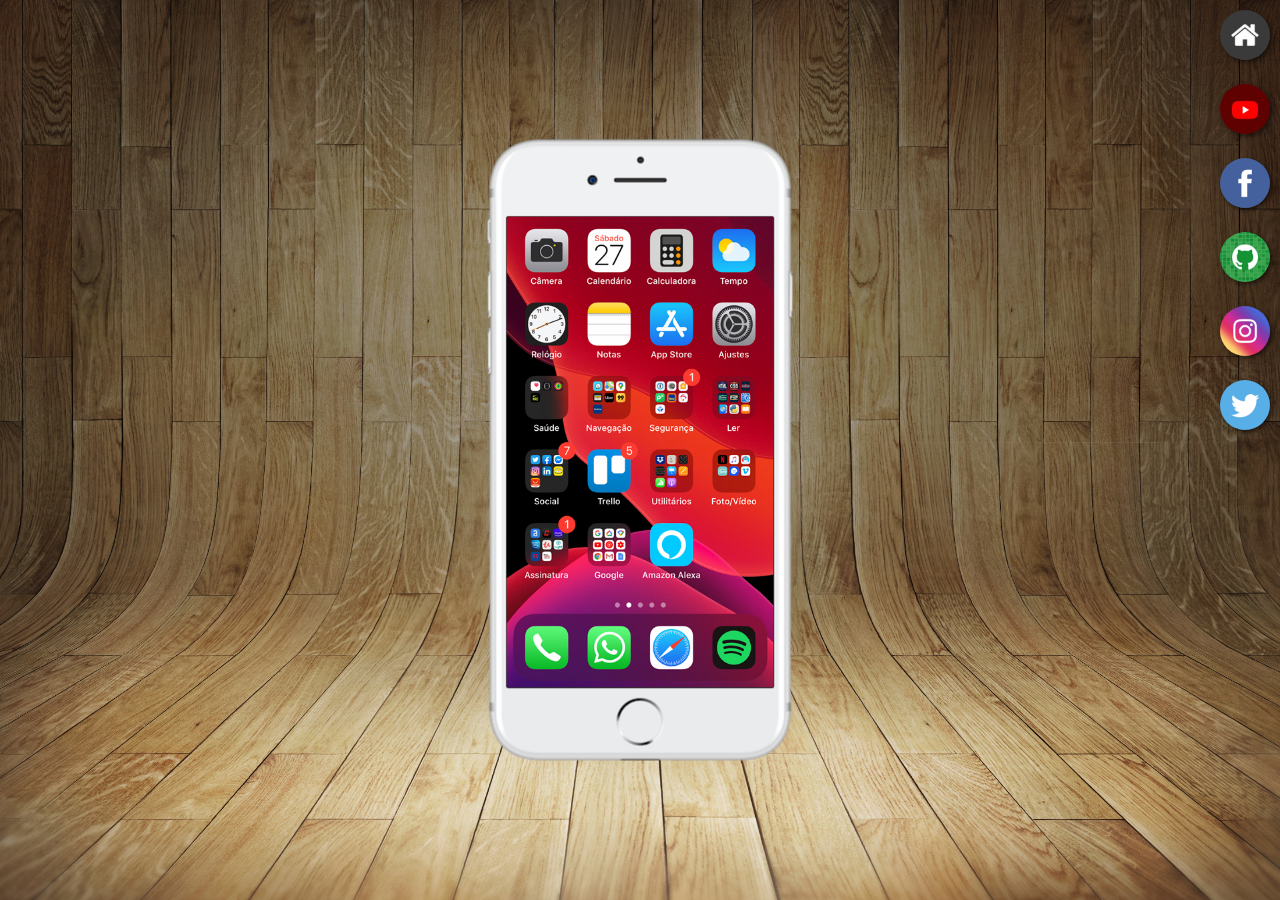
<file: index.html>
<!DOCTYPE html>
<html lang="pt-br">
<head>
    <meta charset="UTF-8">
    <meta name="viewport" content="width=device-width, initial-scale=1.0">
    <title>Projeto Redes Sociais</title>
    <link rel="shortcut icon" href="pacote-d013/favicon.ico" type="image/x-icon">
    <link rel="stylesheet" href="estilos/style.css">
</head>
<body>
    <main>
        <section id="telefone">
            <iframe src="home.html" name="tela" id="tela" frameborder="0">
                Seu navegador não é compatível com isto.
            </iframe>
        </section>

        <section id="redes-sociais">
            <a href="home.html" target="tela"><img src="pacote-d013/imagens/logo-home.jpg" alt="home"></a><br>
            <a href="youtube.html" target="tela"><img src="pacote-d013/imagens/logo-youtube.jpg" alt="youtube"></a><br>
            <a href="facebook.html" target="tela"><img src="pacote-d013/imagens/logo-facebook.jpg" alt="facebook"></a><br>
            <a href="github.html" target="tela"><img src="pacote-d013/imagens/logo-github.jpg" alt="github"></a><br>
            <a href="instagram.html" target="tela"><img src="pacote-d013/imagens/logo-instagram.jpg" alt="instagram"></a><br>
            <a href="twitter.html" target="tela"><img src="pacote-d013/imagens/logo-twitter.jpg" alt="twitter"></a><br>
        </section>
    </main>
</body>
</html>
</file>
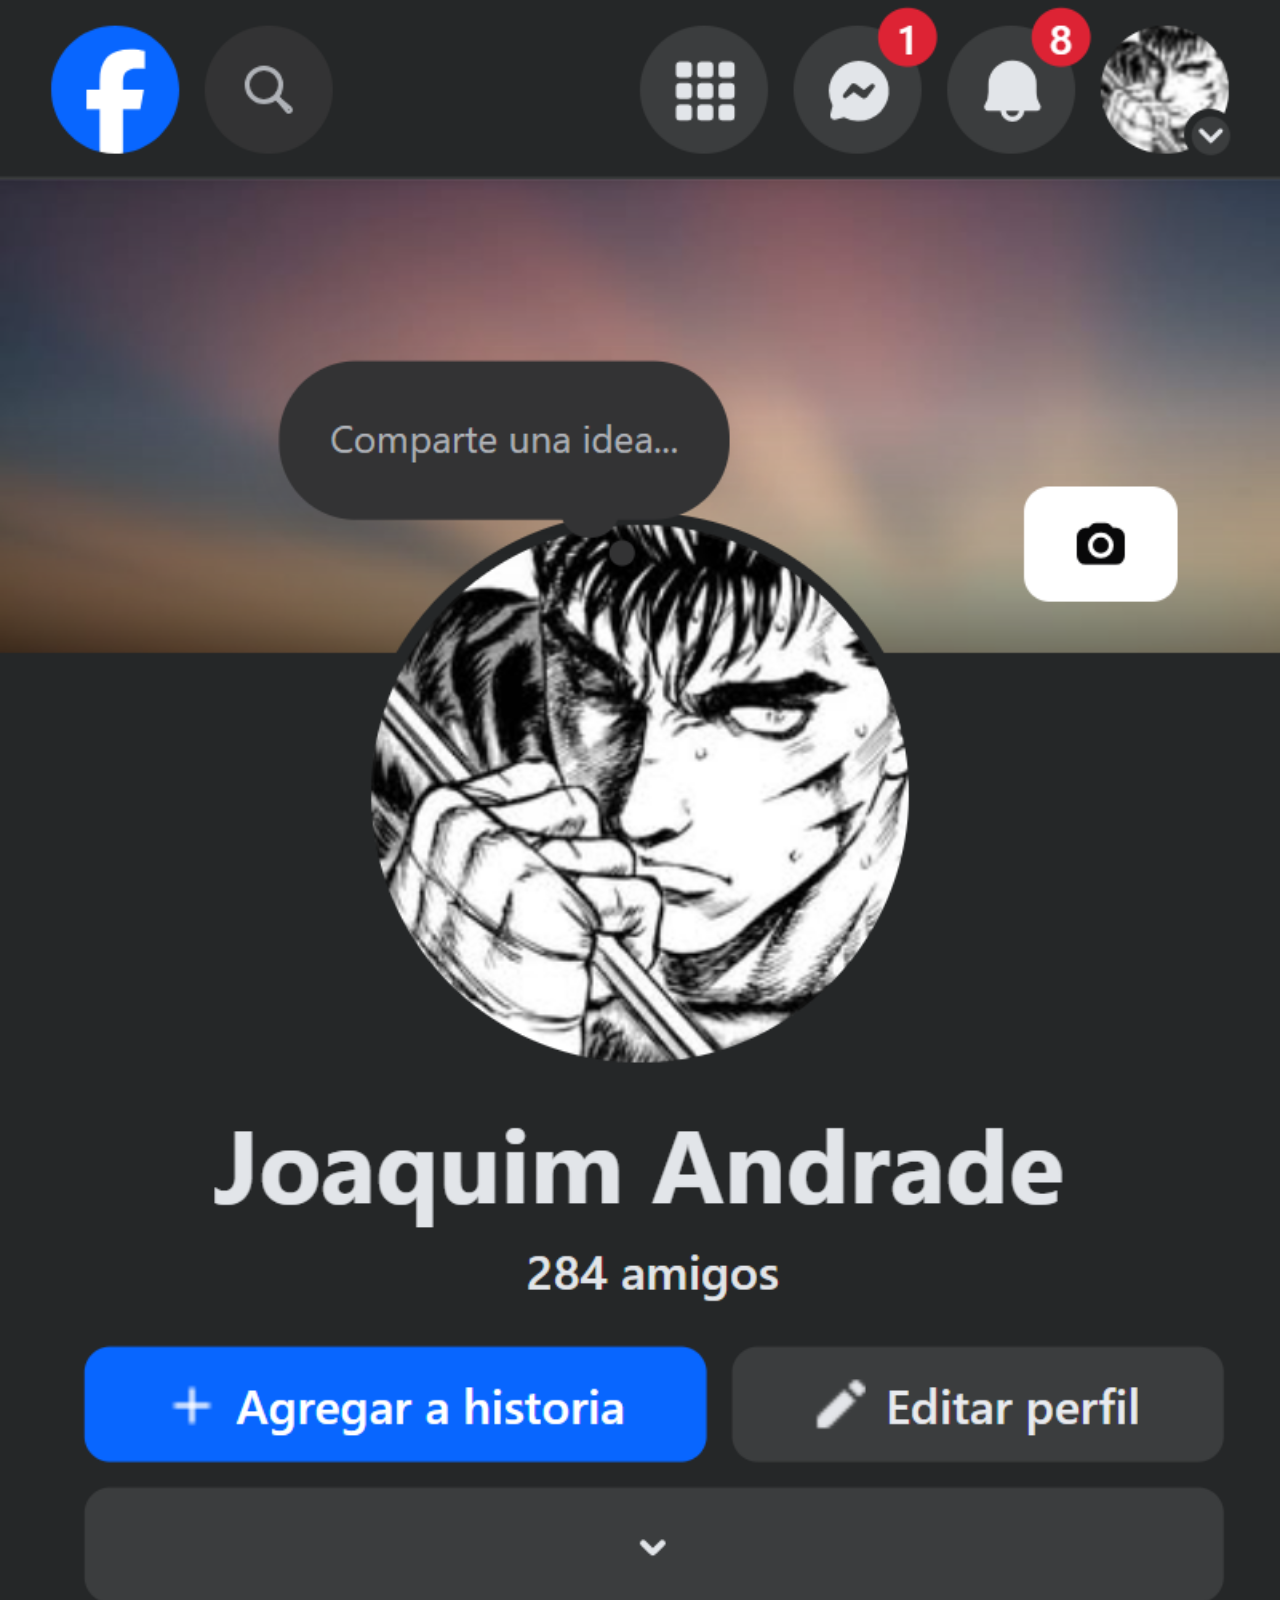
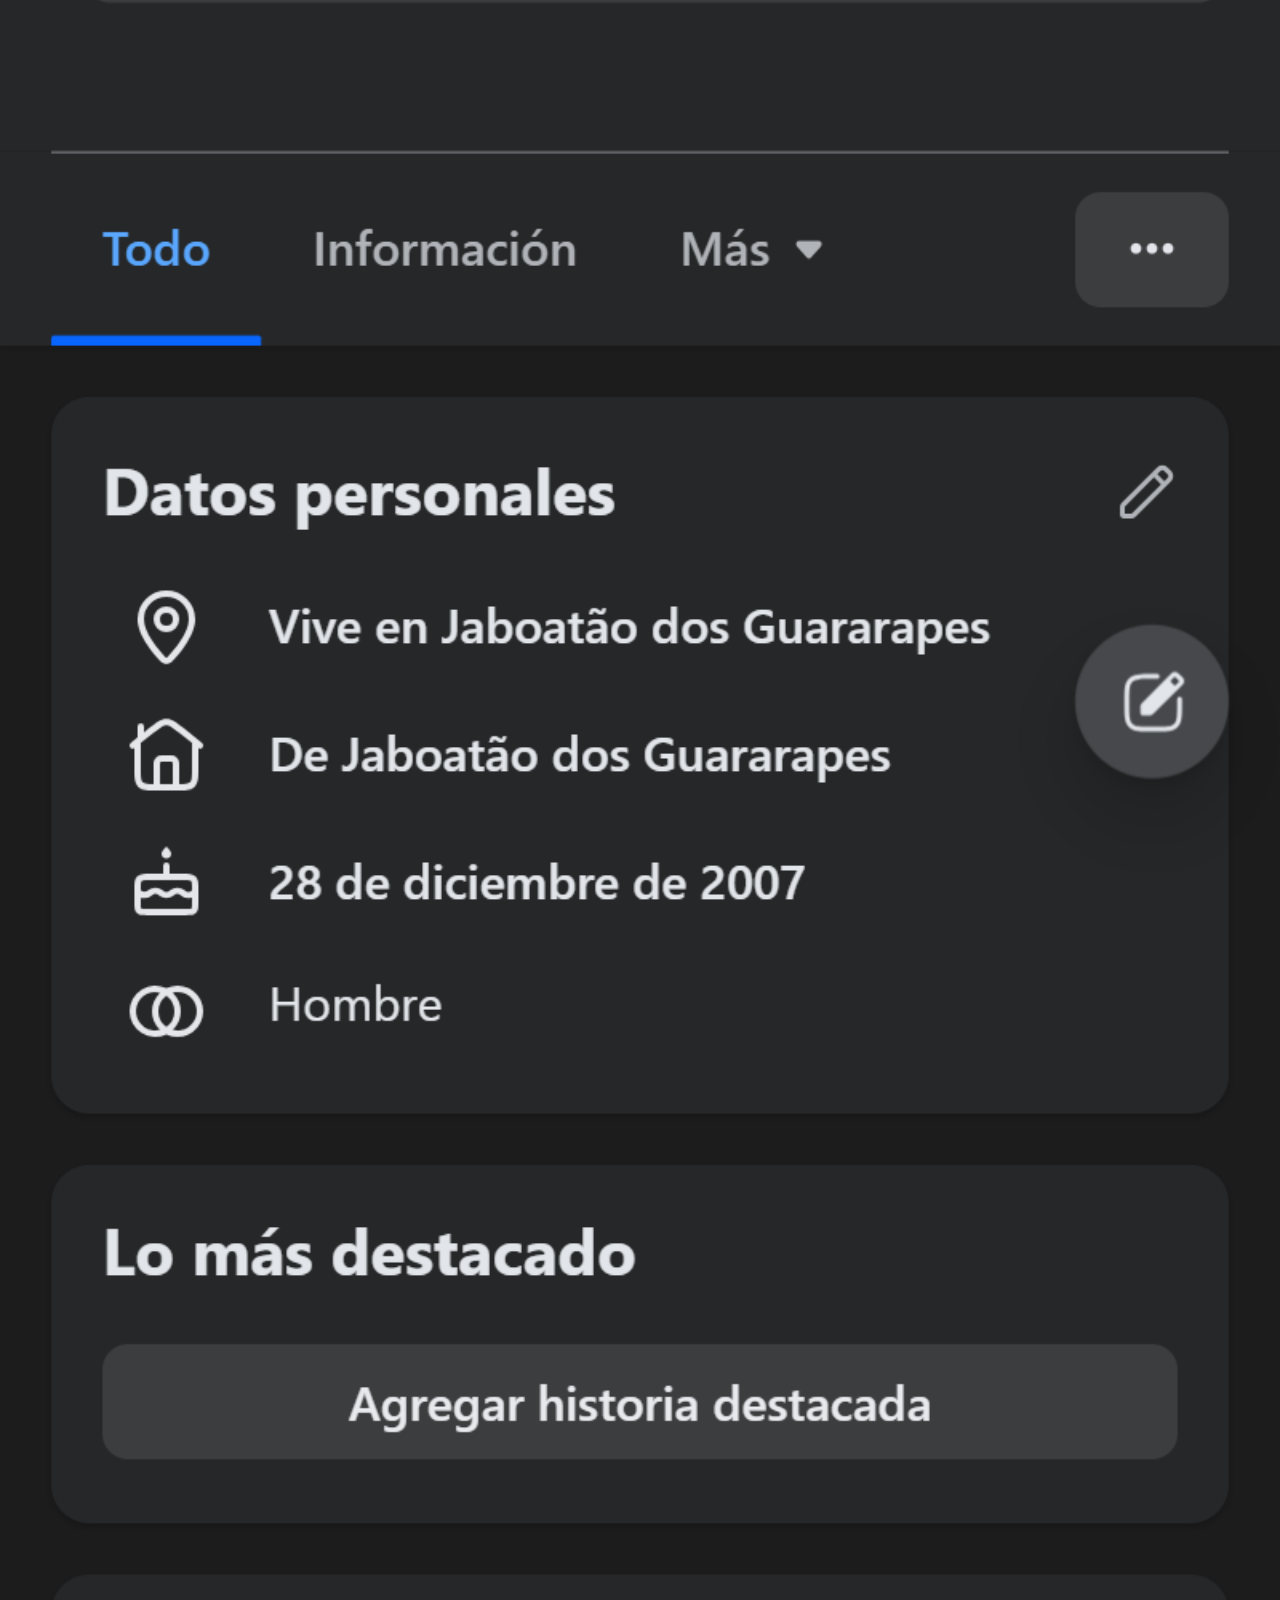
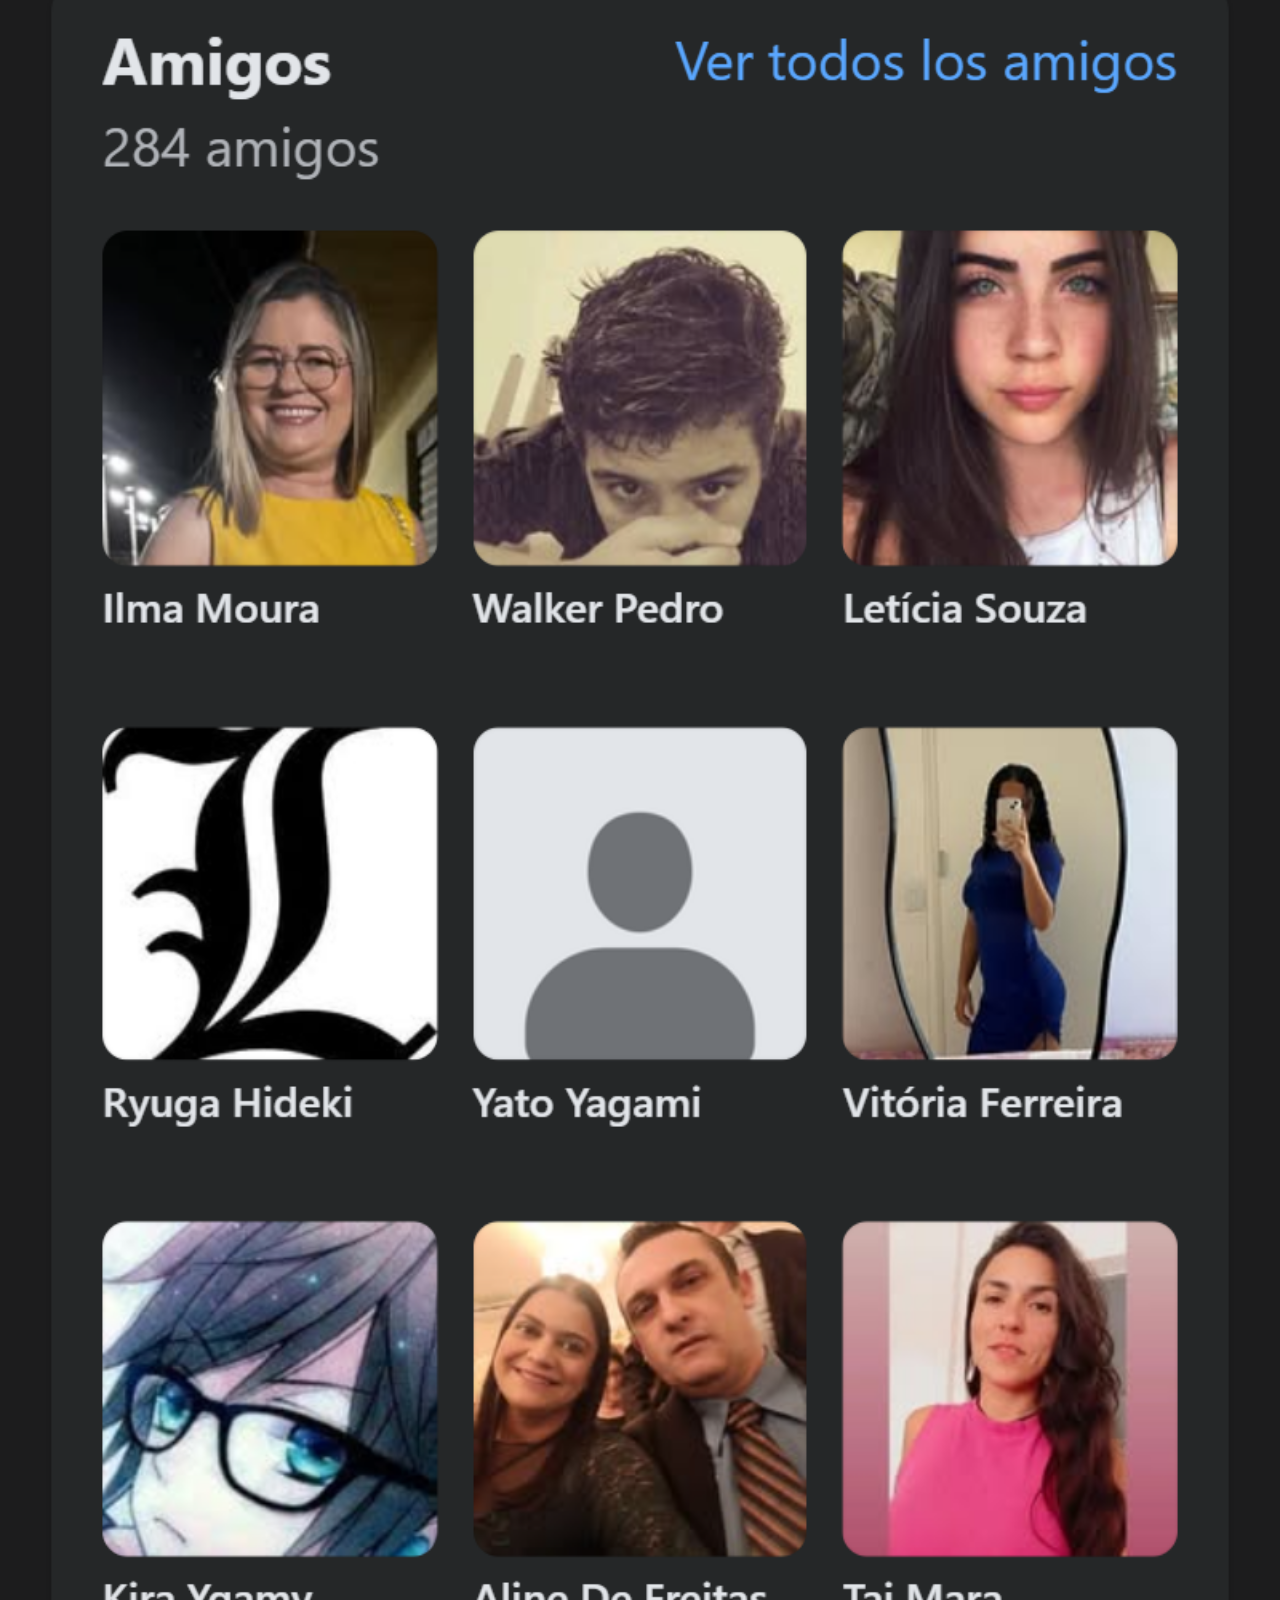
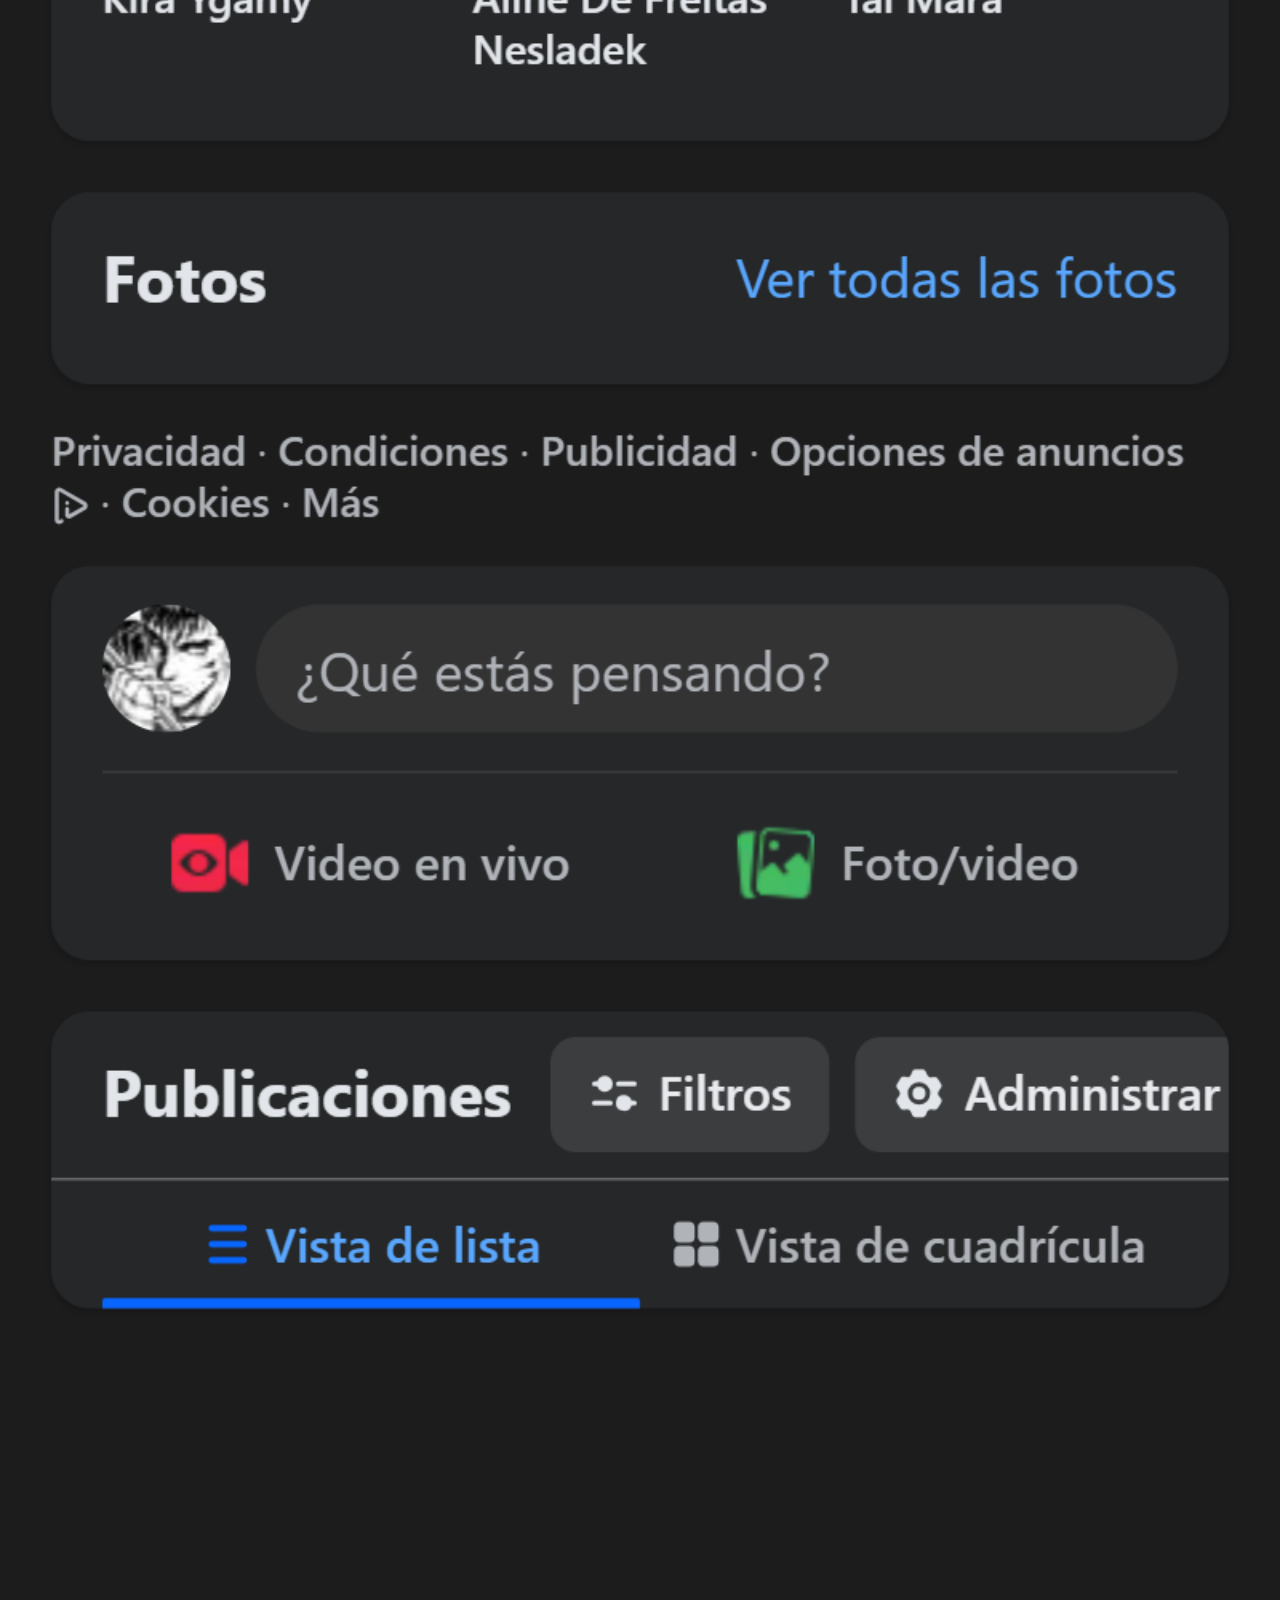
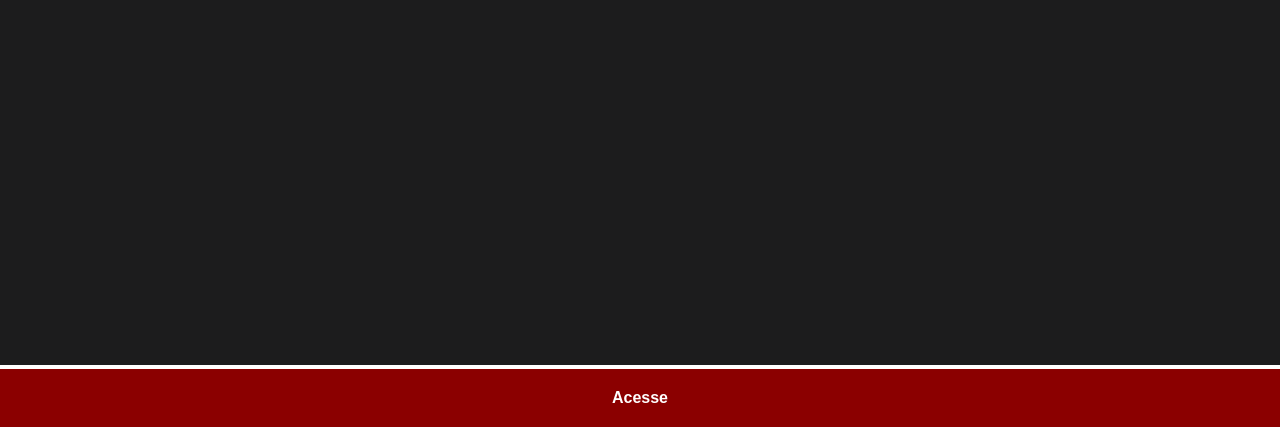
<file: facebook.html>
<!DOCTYPE html>
<html lang="pt-br">
<head>
    <meta charset="UTF-8">
    <meta name="viewport" content="width=device-width, initial-scale=1.0">
    <title>Facebook</title>
    <link rel="stylesheet" href="estilos/social.css">
</head>
<body>
    <img src="pacote-d013/imagens/facebook_joaquim.png" alt="facebook">
    <a href="https://www.facebook.com/joaquim.moura.37625843/" target="_blank">Acesse</a>
</body>
</html>
</file>
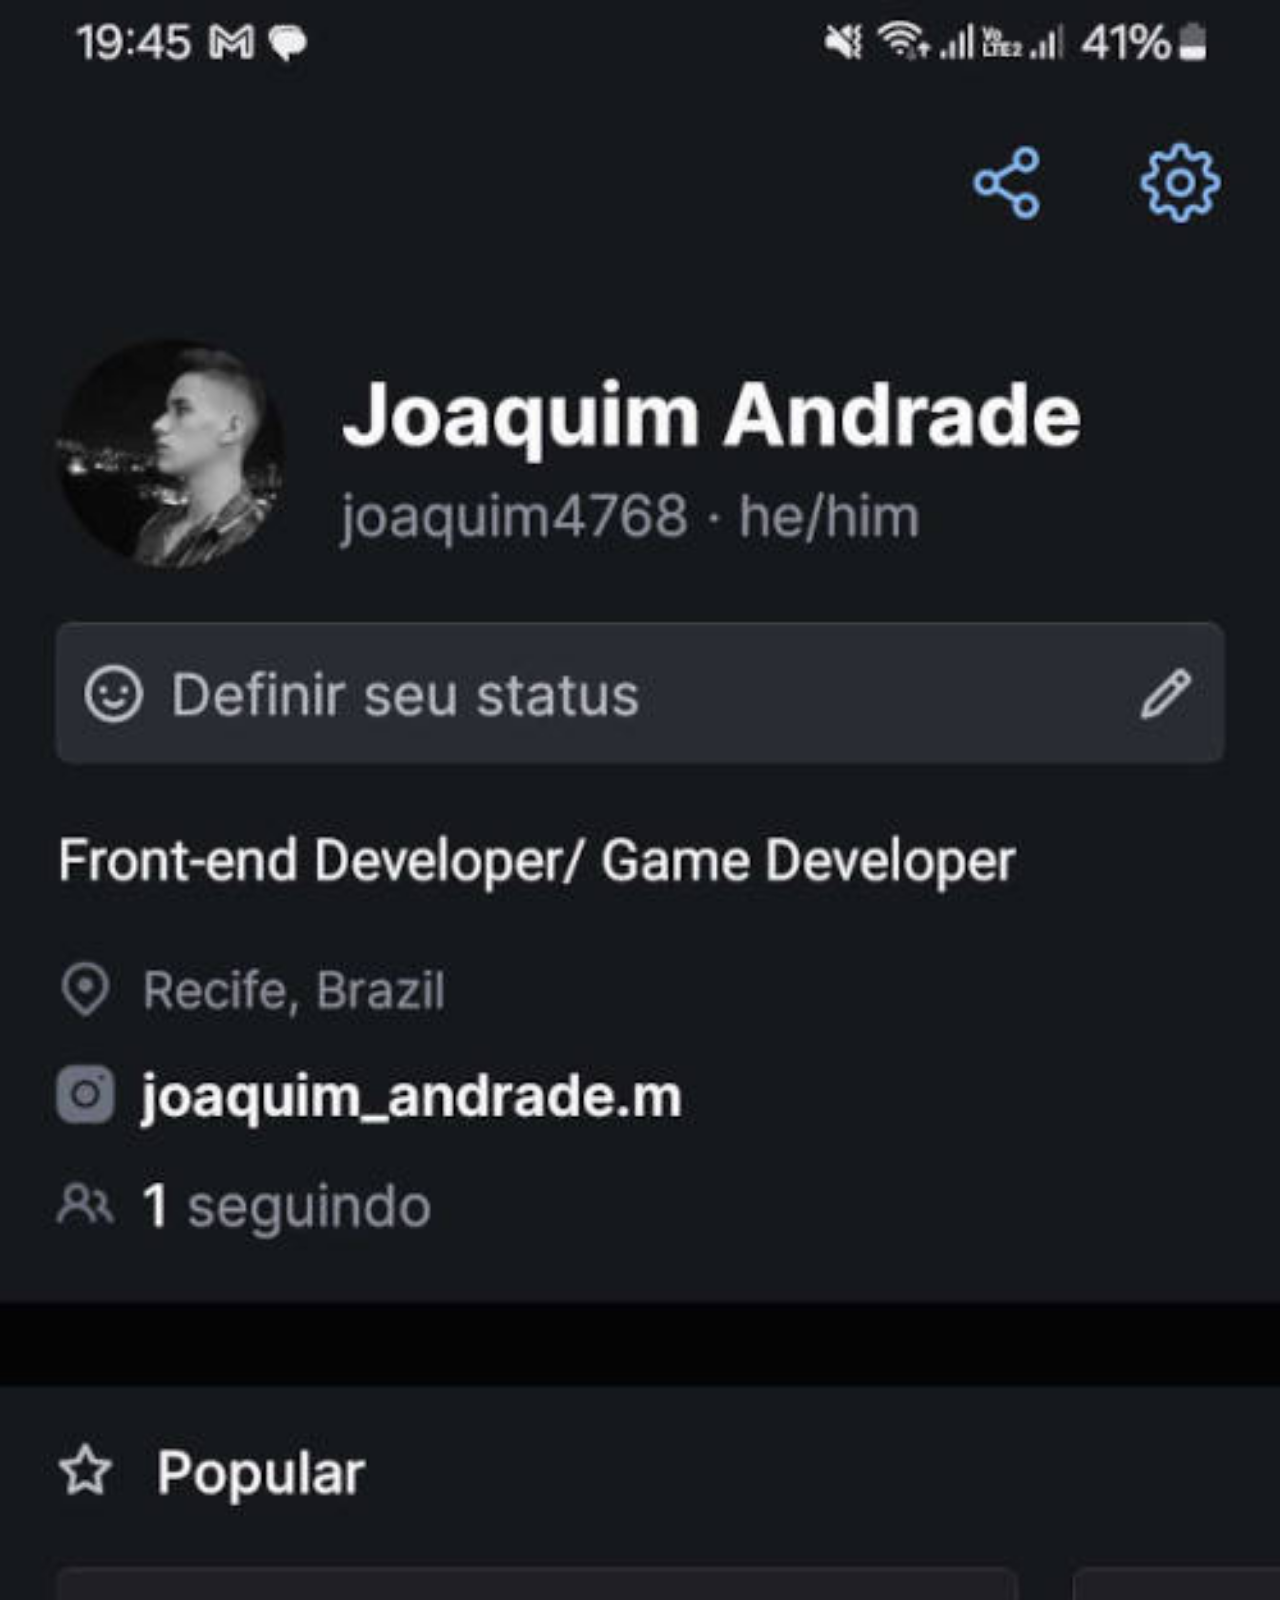
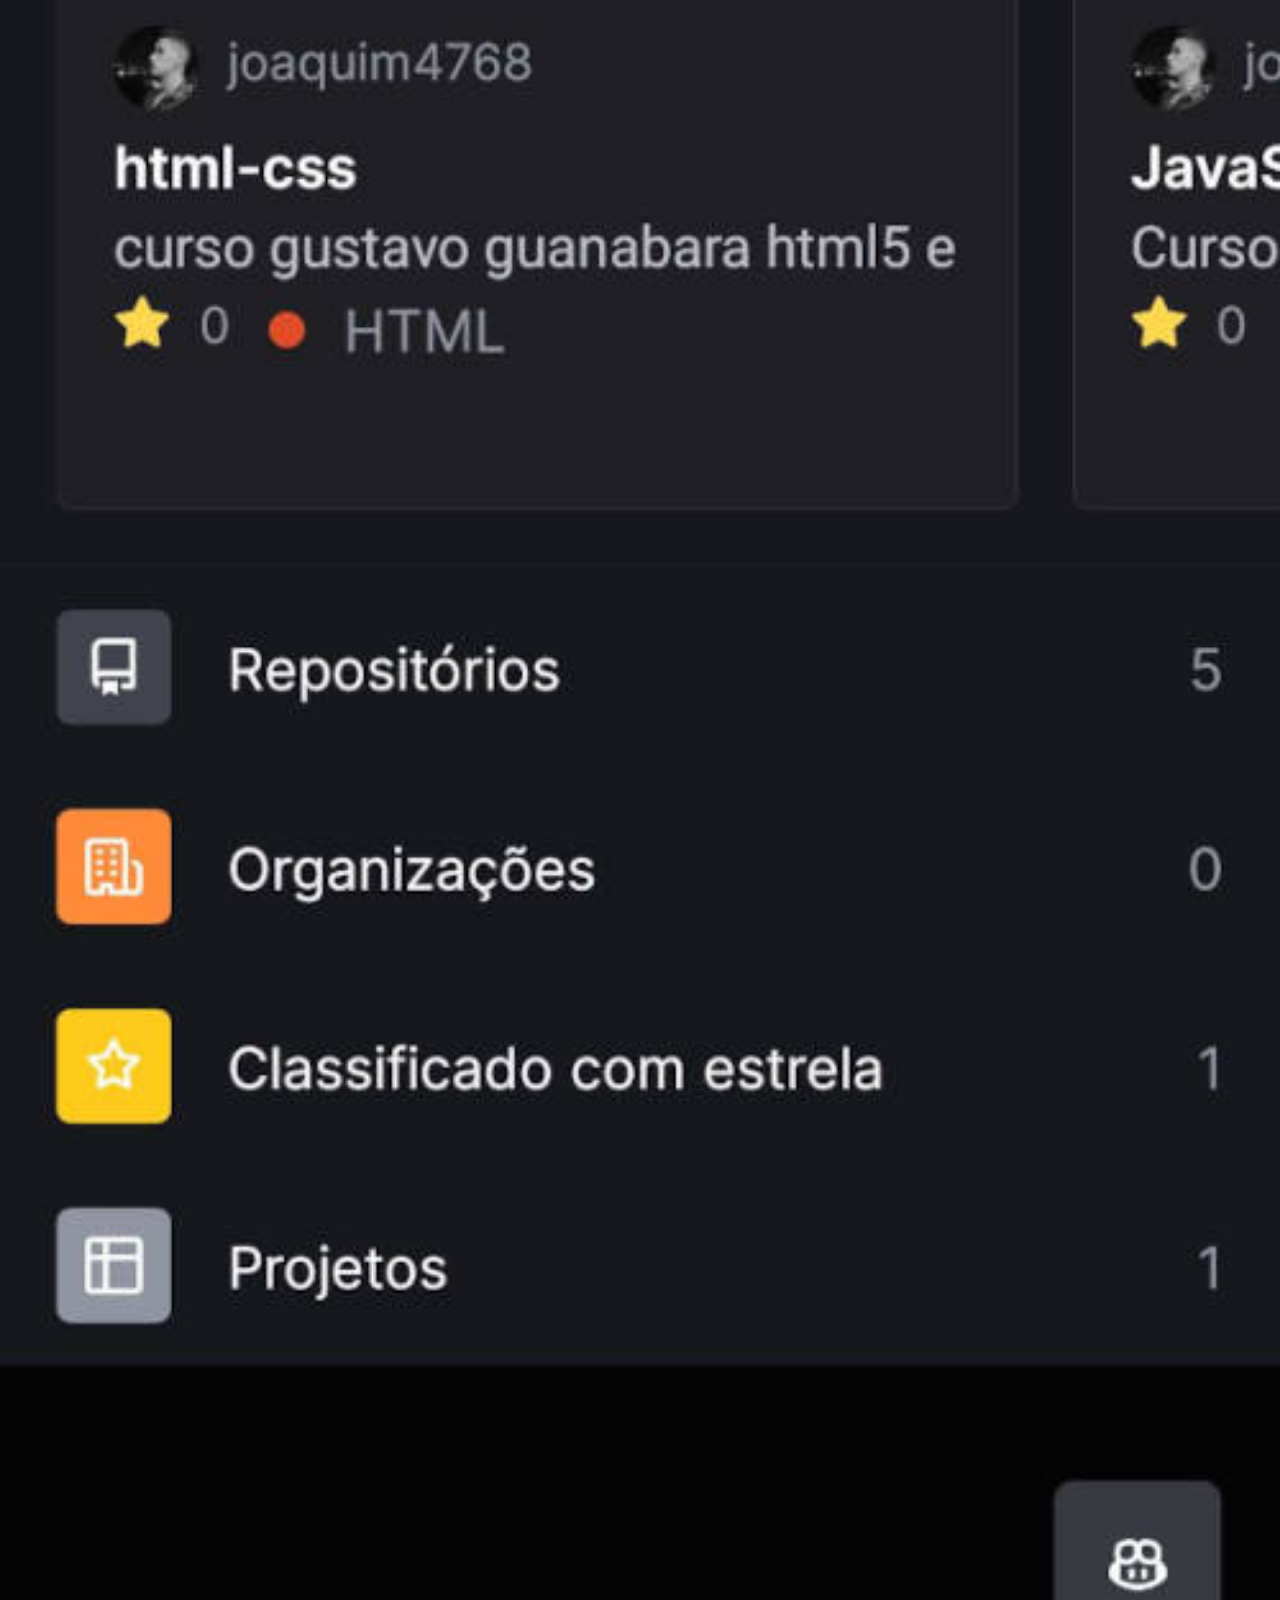
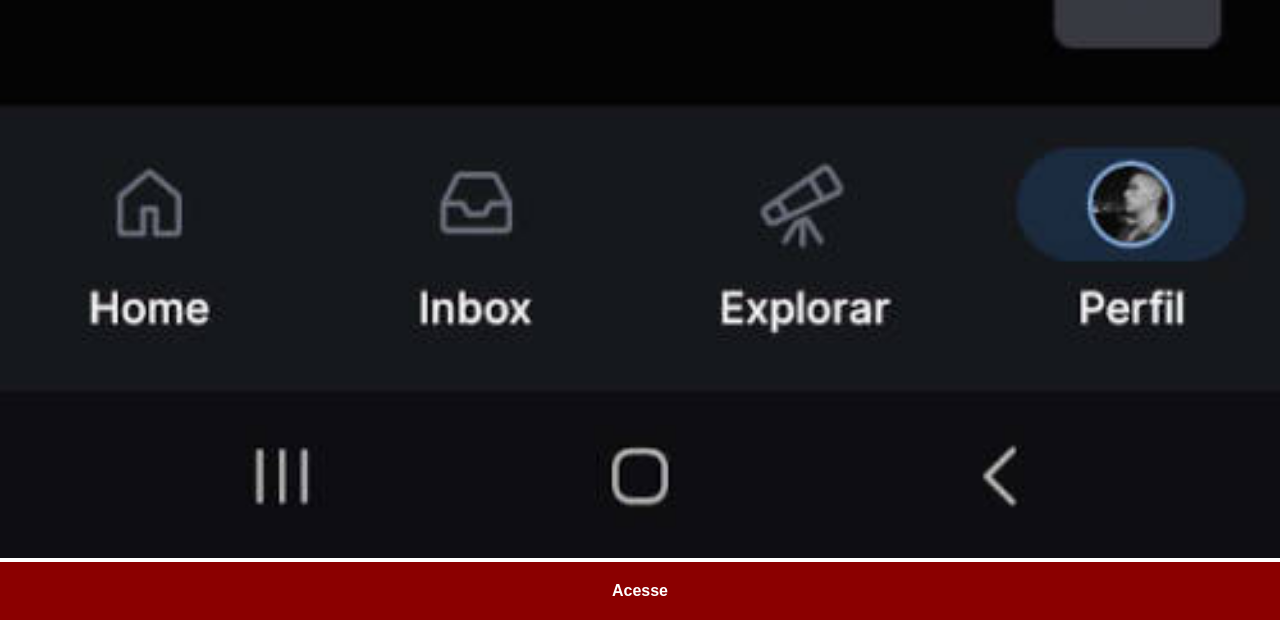
<file: github.html>
<!DOCTYPE html>
<html lang="pt-br">
<head>
    <meta charset="UTF-8">
    <meta name="viewport" content="width=device-width, initial-scale=1.0">
    <title>Github</title>
    <link rel="stylesheet" href="estilos/social.css">
</head>
<body>
    <img src="pacote-d013/imagens/github_joaquim.jpg" alt="github">
    <a href="https://github.com/joaquim4768" target="_blank">Acesse</a>
</body>
</html>
</file>
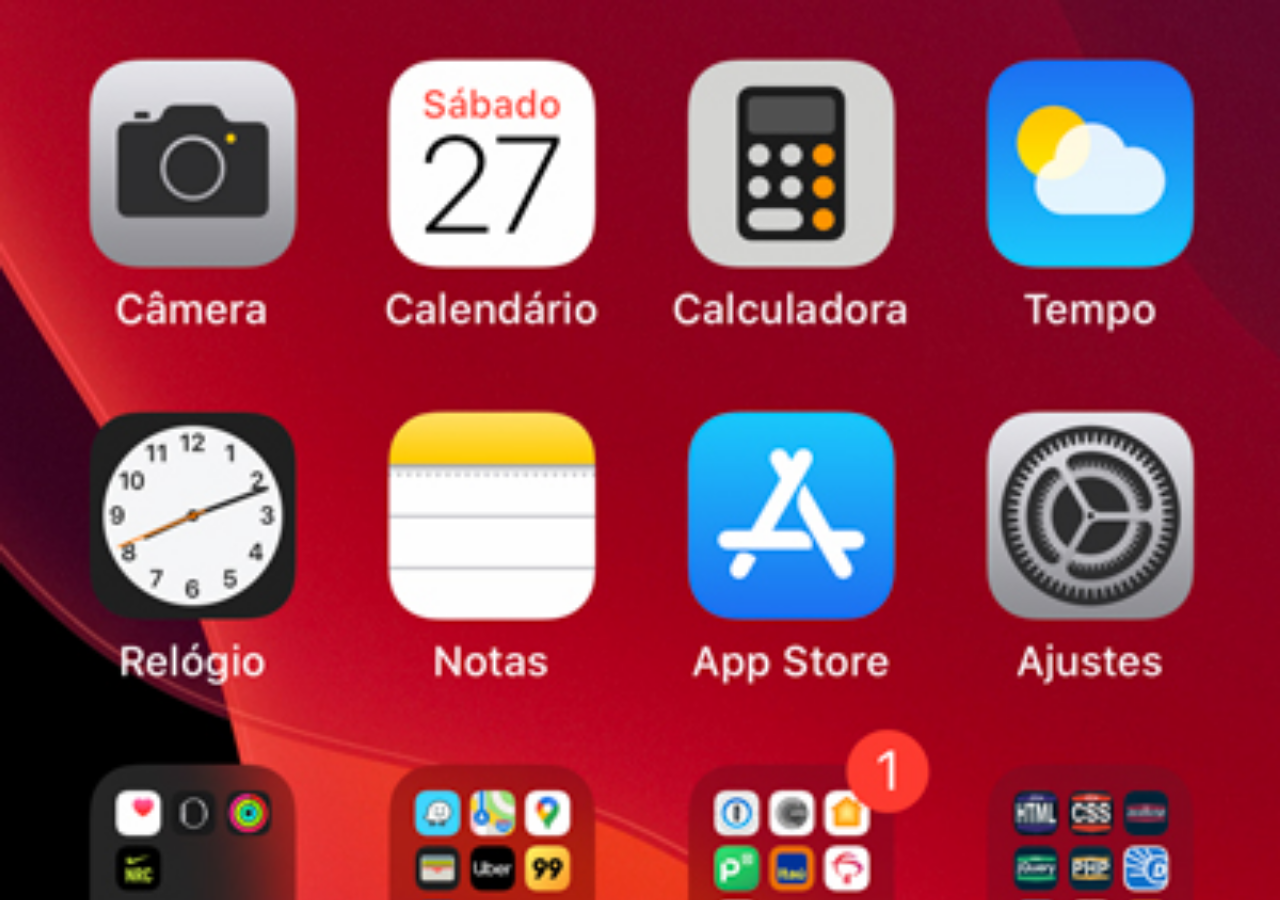
<file: home.html>
<!DOCTYPE html>
<html lang="pt-br">
<head>
    <meta charset="UTF-8">
    <meta name="viewport" content="width=device-width, initial-scale=1.0">
    <title>Home</title>
</head>
<style>
    *{
        margin:0;
        padding:0;
    }

    body{
        height:100vh;
        width:100vw;
        background: black url(/pacote-d013/imagens/tela-home.jpg) no-repeat top center;
        background-size:cover;
    }
</style>
<body>
    
</body>
</html>
</file>
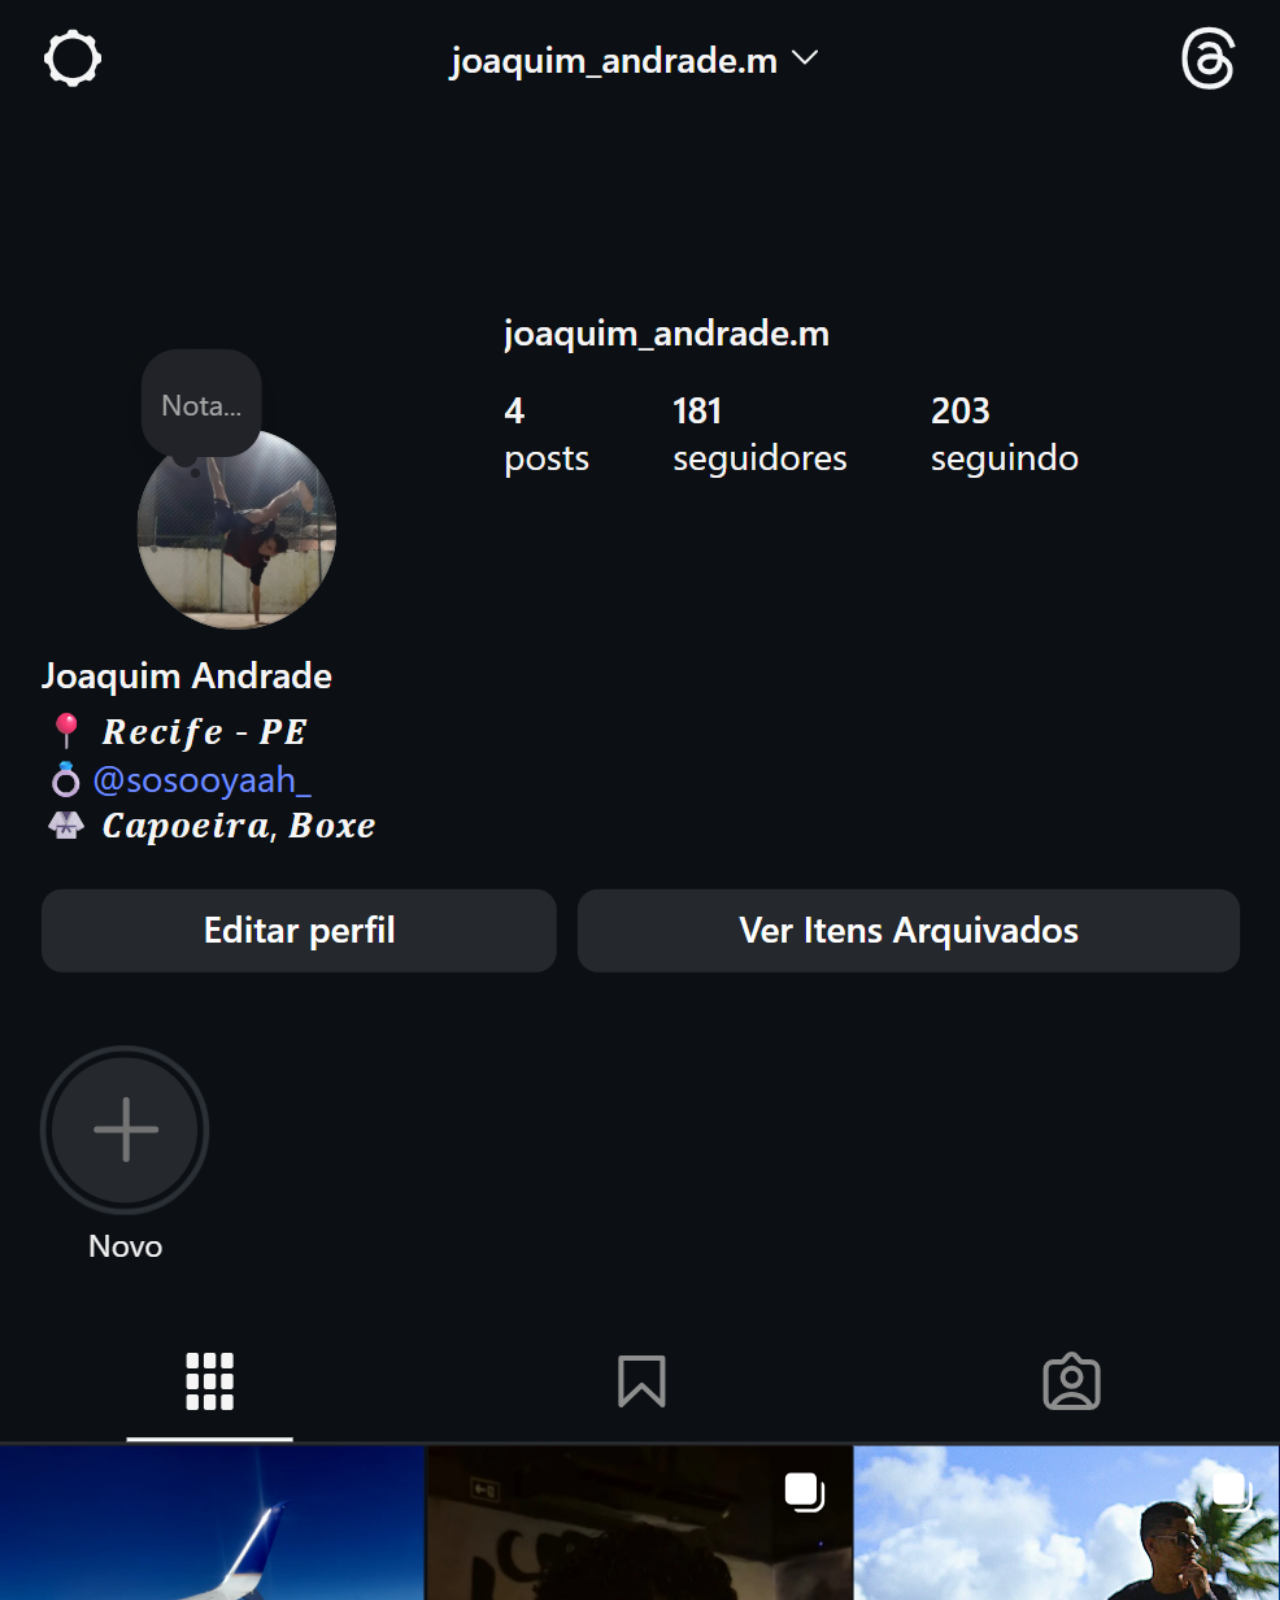
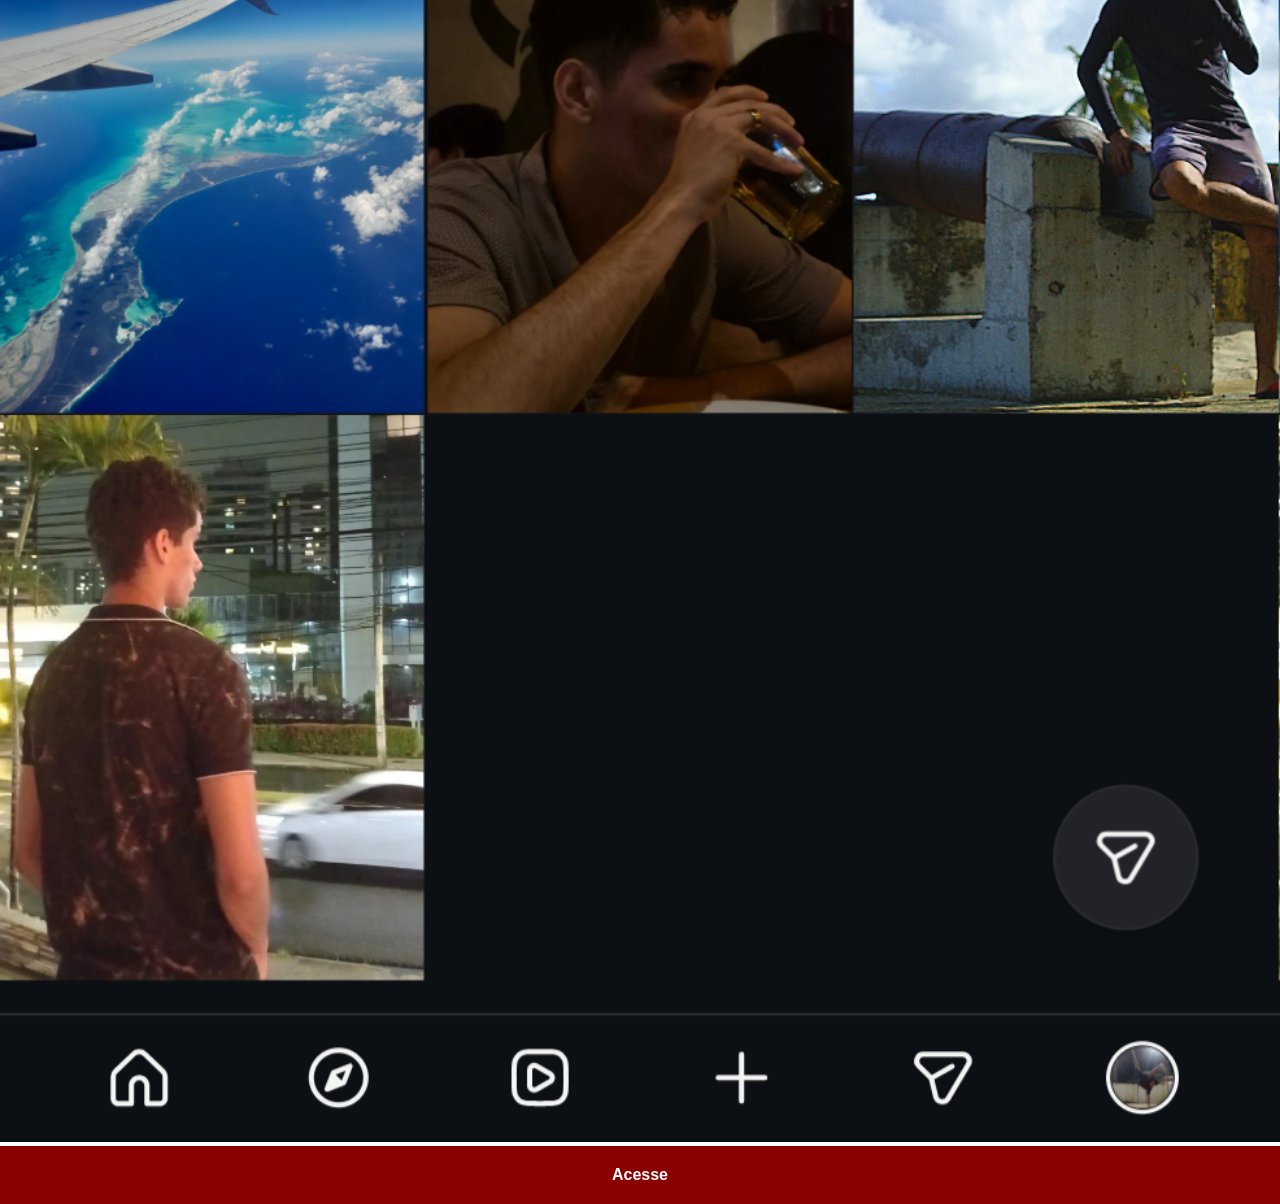
<file: instagram.html>
<!DOCTYPE html>
<html lang="pt-br">
<head>
    <meta charset="UTF-8">
    <meta name="viewport" content="width=device-width, initial-scale=1.0">
    <title>Instagram</title>
    <link rel="stylesheet" href="estilos/social.css">
</head>
<body>
    <img src="pacote-d013/imagens/instagram_joaquim.png" alt="instagram">
    <a href="https://www.instagram.com/joaquim_andrade.m/" target="_blank">Acesse</a>
</body>
</html>
</file>
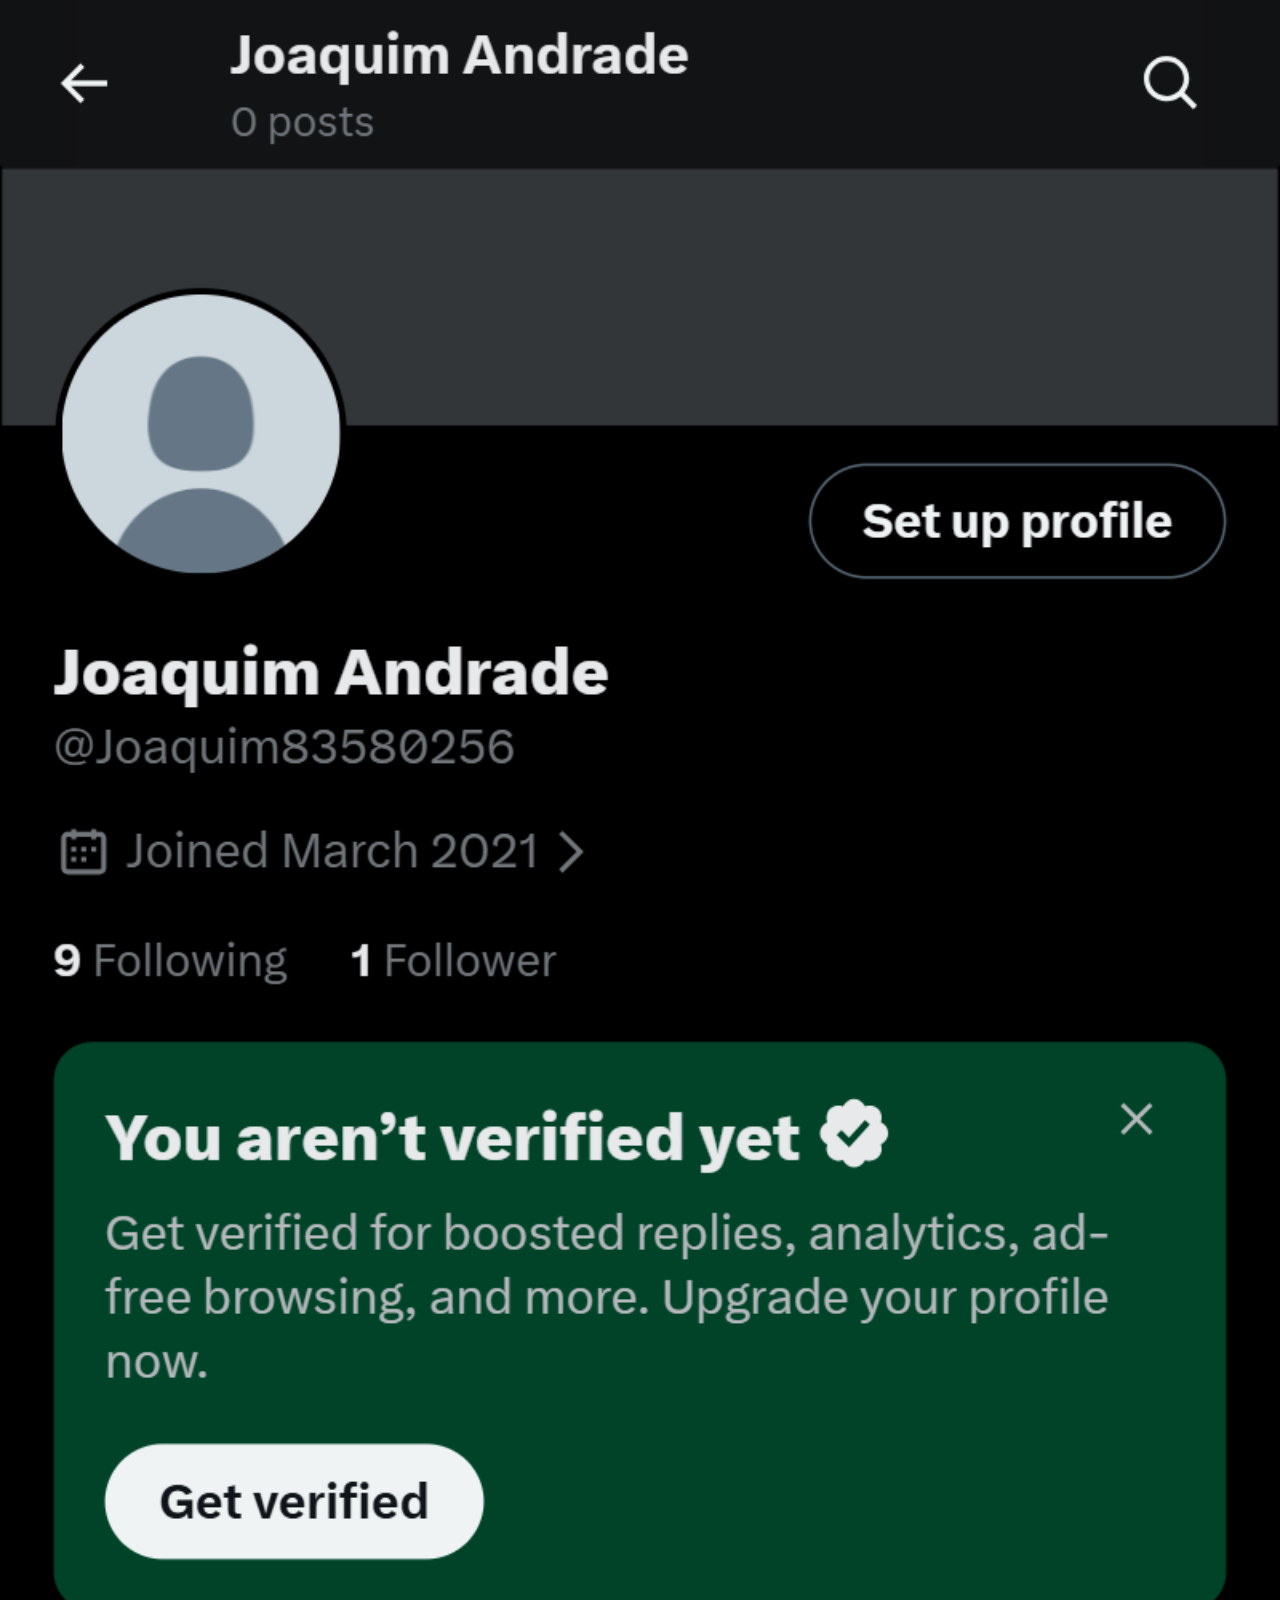
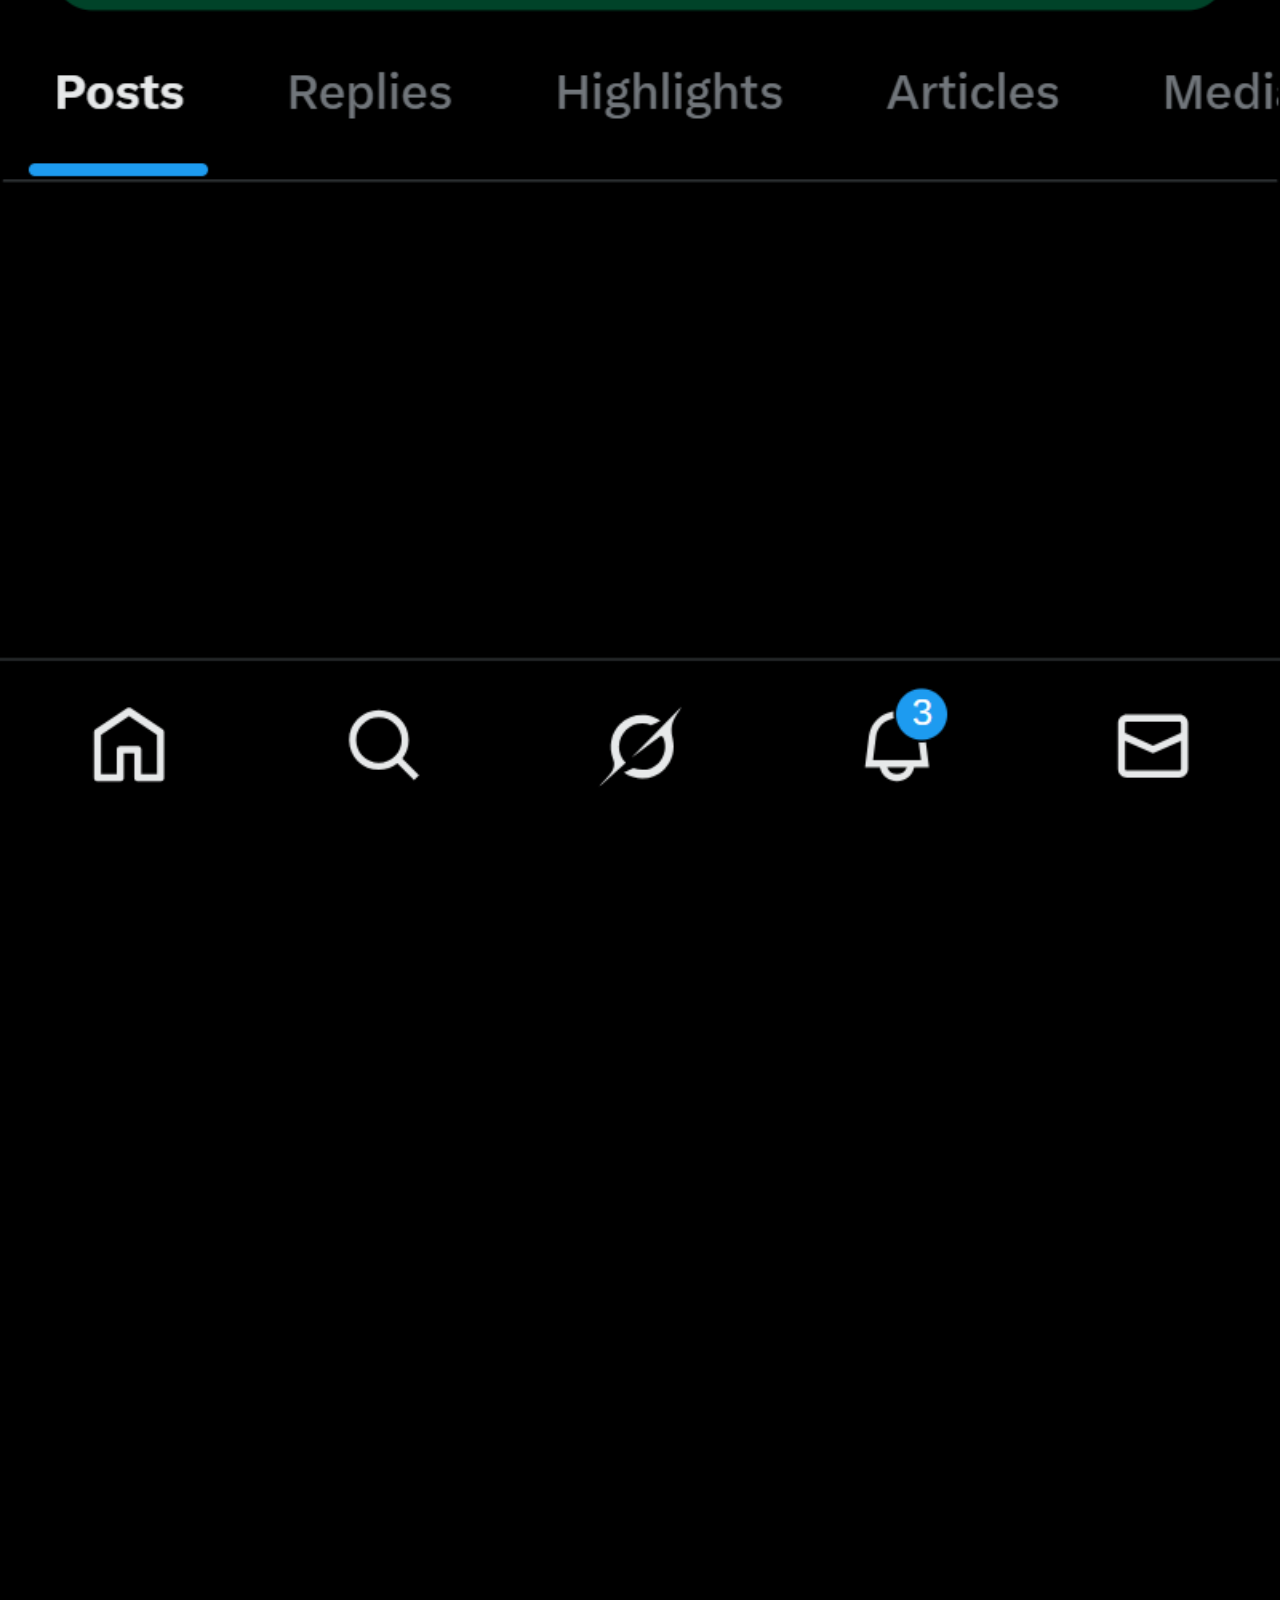
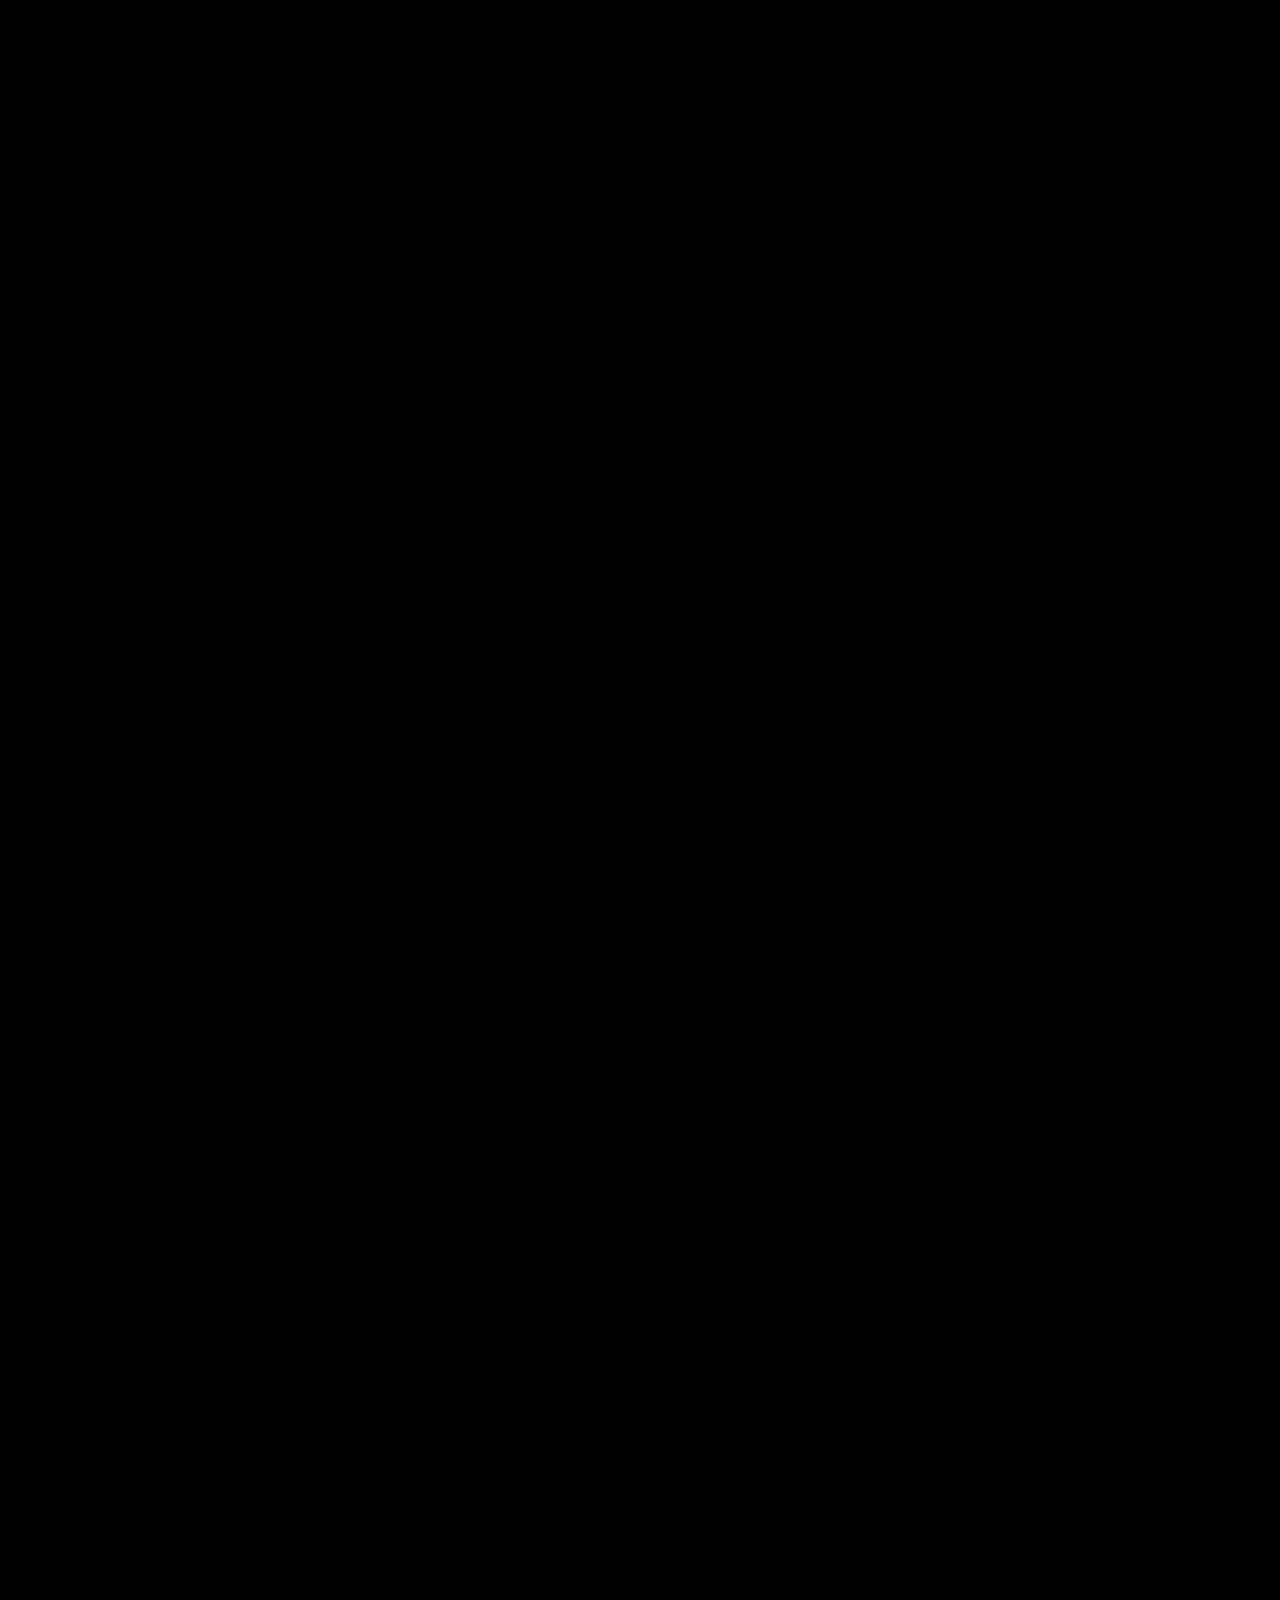
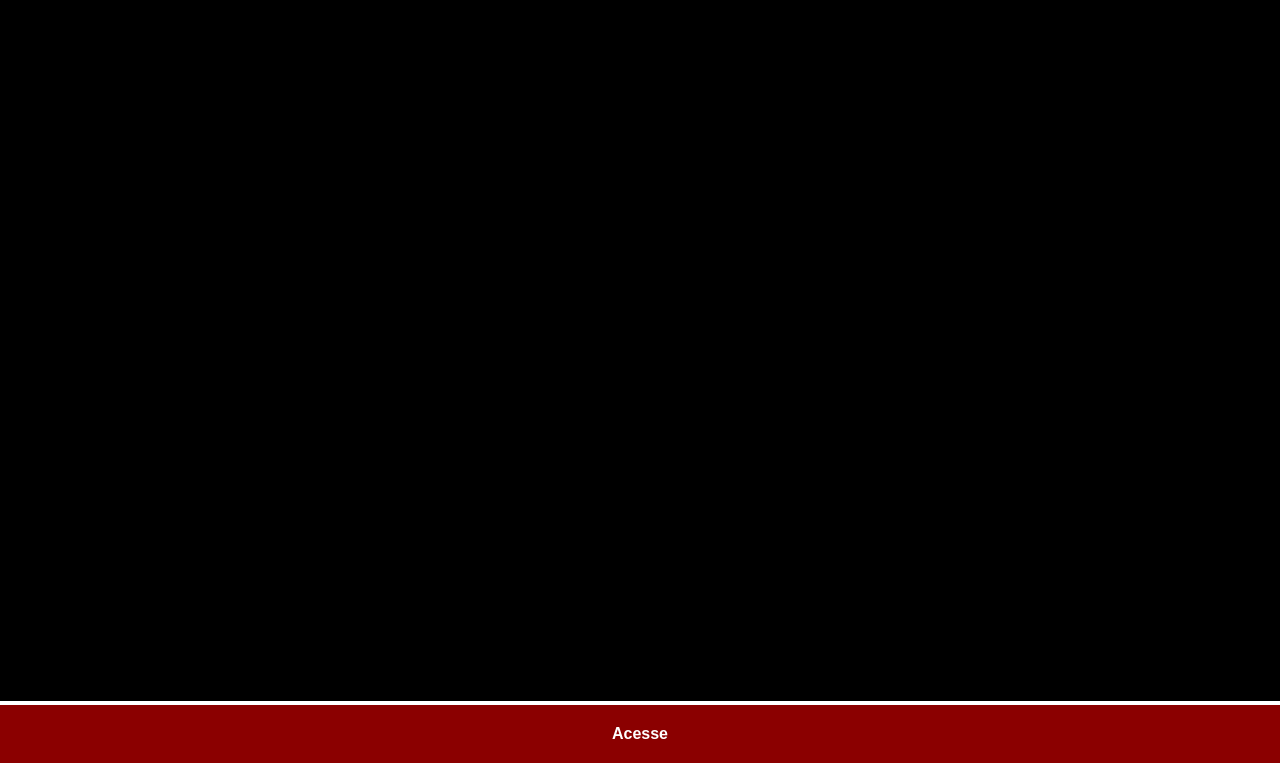
<file: twitter.html>
<!DOCTYPE html>
<html lang="en">
<head>
    <meta charset="UTF-8">
    <meta name="viewport" content="width=device-width, initial-scale=1.0">
    <title>Twitter</title>
    <link rel="stylesheet" href="estilos/social.css">
</head>
<body>
    <img src="pacote-d013/imagens/twitter_joaquim.png" alt="twitter">
    <a href="https://x.com/Joaquim83580256" target="_blank">Acesse</a>
</body>
</html>
</file>
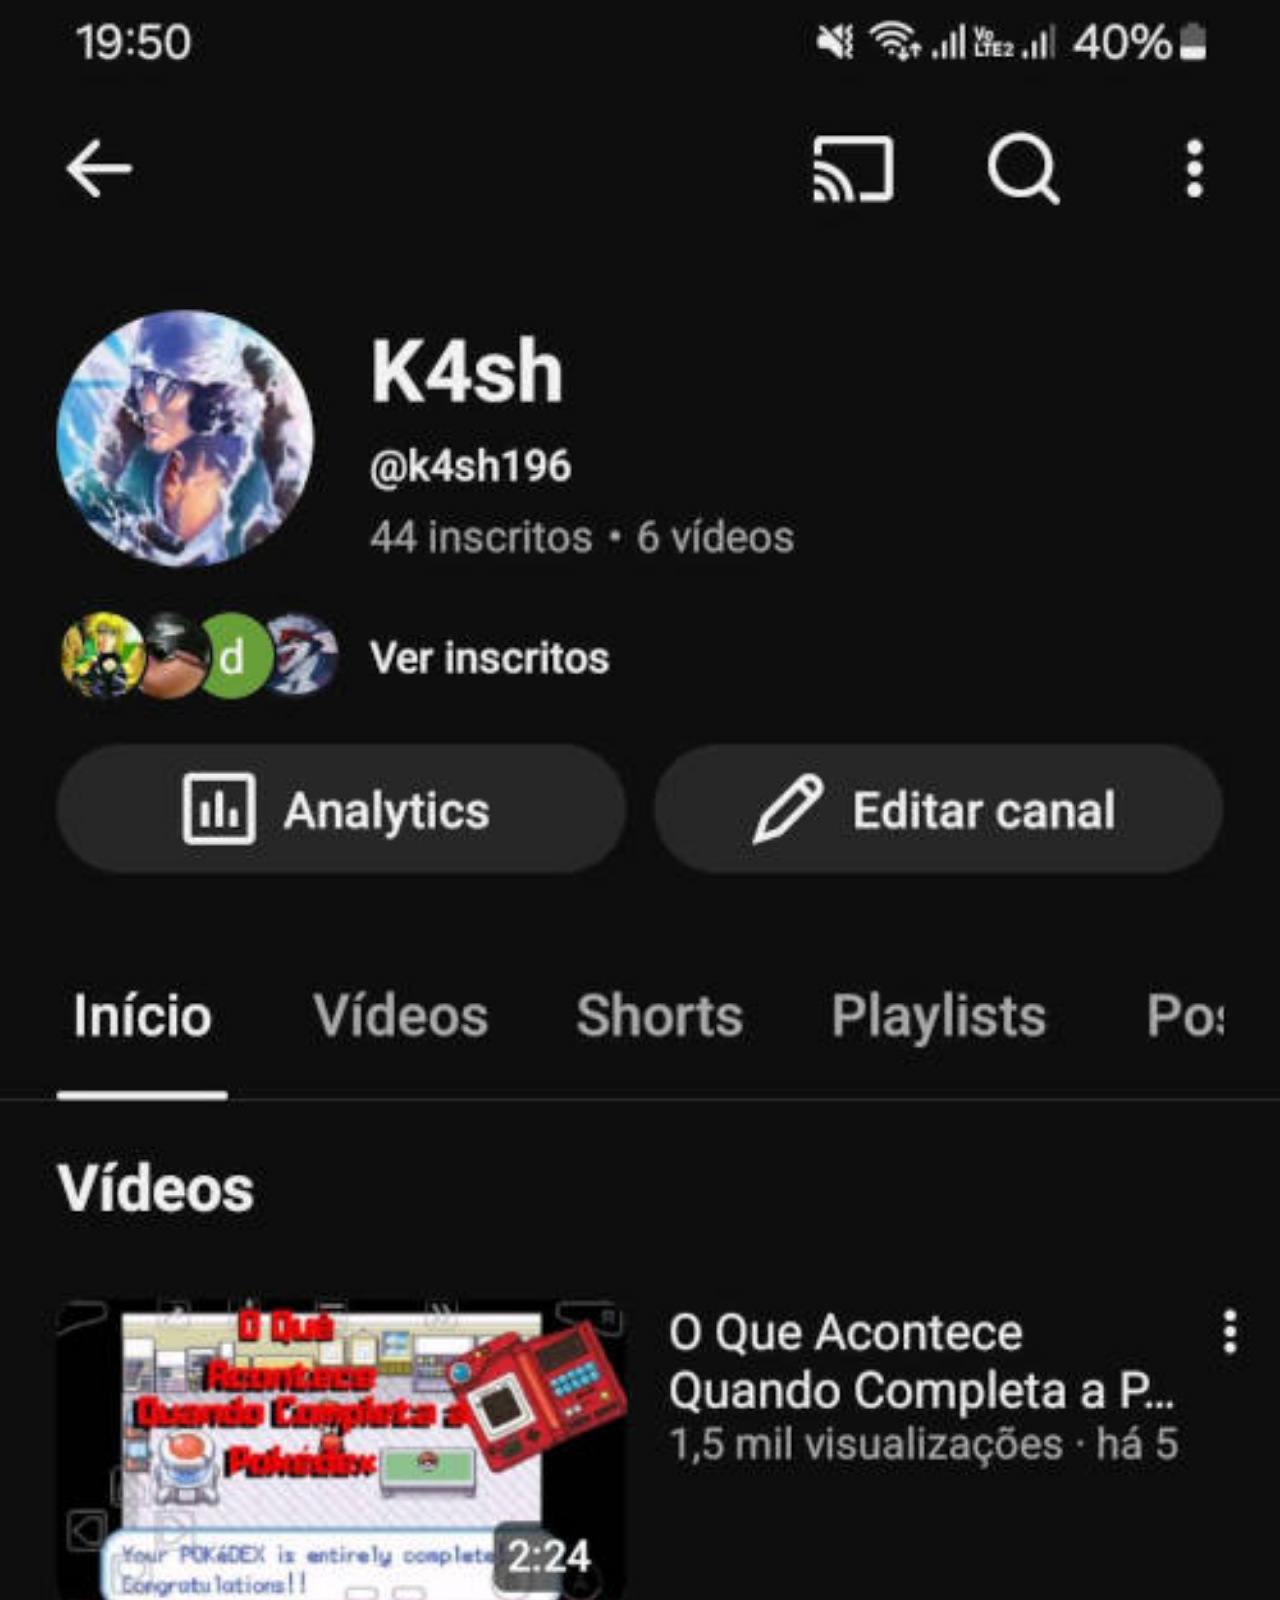
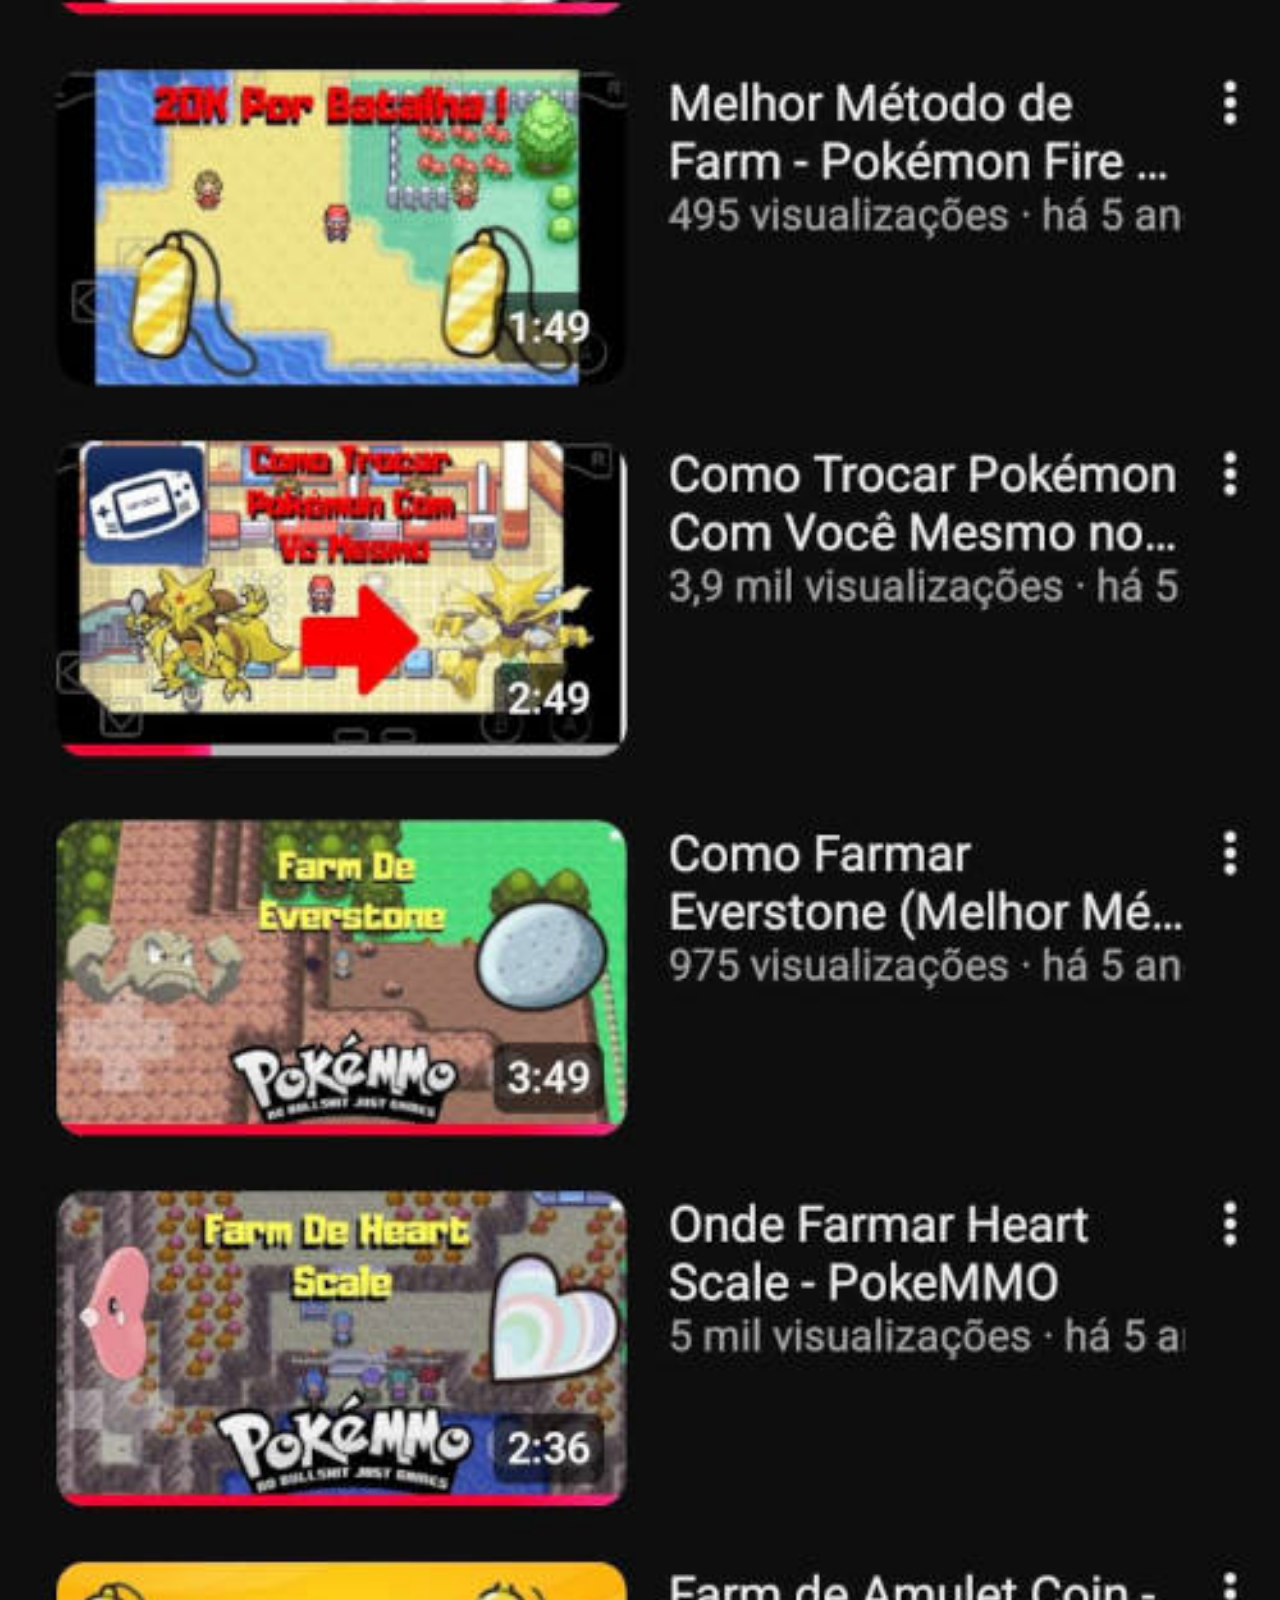
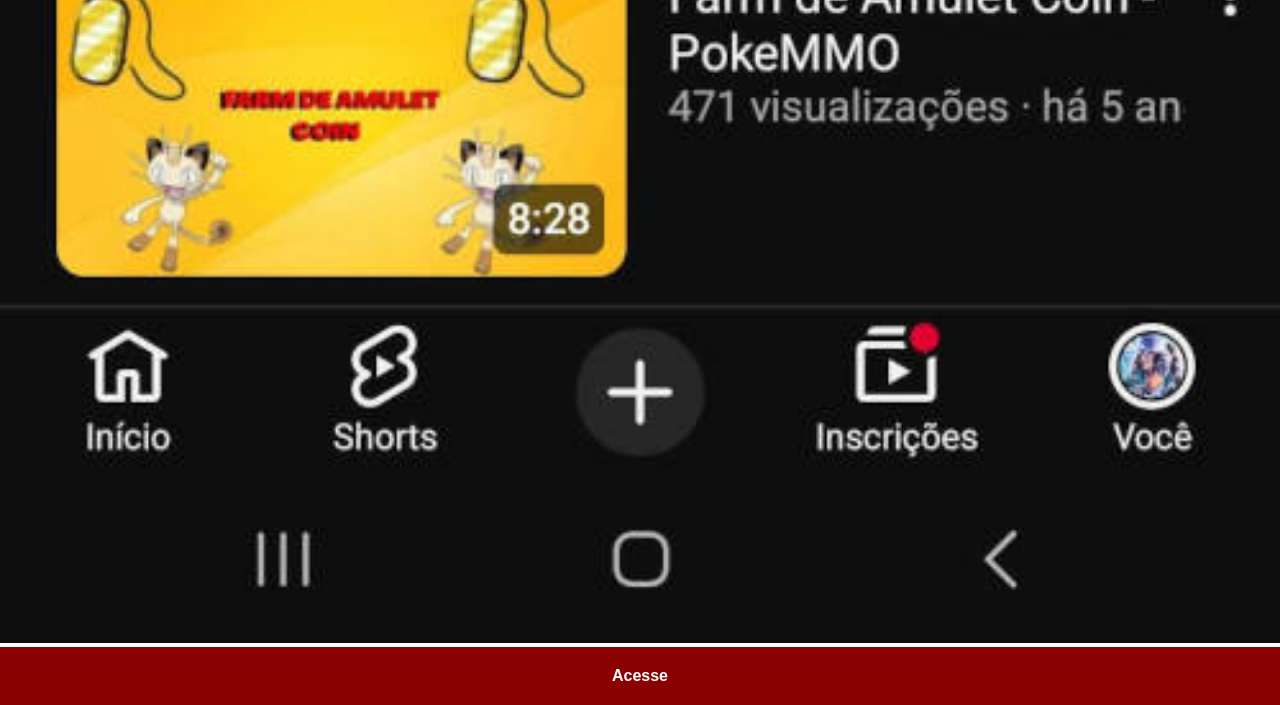
<file: youtube.html>
<!DOCTYPE html>
<html lang="pt-br">
<head>
    <meta charset="UTF-8">
    <meta name="viewport" content="width=device-width, initial-scale=1.0">
    <title>Youtube</title>
    <link rel="stylesheet" href="estilos/social.css">
</head>
<body>
    <img src="pacote-d013/imagens/youtube_joaquim.jpg" alt="youtube">
    <a href="https://www.youtube.com/@k4sh196" target="_blank">Acesse</a>
</body>
</html>
</file>
<file: estilos/style.css>
@charset "UTF-8";

/*Global*/
*{
    margin:0;
    padding:0;
    font-family:Arial, Helvetica, sans-serif;
}
/*Semântico*/
html, body{
    height:100vh;
    width:100vw;
    background-color: black;
}
body{
    background:url("/pacote-d013/imagens/fundo-madeira.jpg") no-repeat top center;
    background-size:cover;
    background-attachment: fixed;
}
main{
    position:relative;
    height:100vh;
}
/*Classes/IDS Semânticos*/
section#telefone{
    position:absolute;
    top:50%;
    left:50%;
    transform: translate(-50%, -50%);

    height:627px;
    width:311px;
    background: url(/pacote-d013/imagens/frame-iphone.png) no-repeat;
}
section#redes-sociais{
    text-align:right;
}
section#redes-sociais img{
    width:50px;
    margin:10px;
    border-radius:50%;
    box-shadow: 2px 2px 5px rgba(0, 0, 0, 0.603);
    box-sizing:border-box;
}
section#redes-sociais img:hover{
    border:2px solid rgba(255, 255, 255, 0.603);
    transform:translate(-3px, -3px);
    box-shadow:5px 5px 10px rgba(0, 0, 0, 0.603);
    transition:transform .4s;
}
section#redes-sociais img:active{
    transform: scale(95%);
}
/**/
iframe#tela{
    position:relative;
    top: 80px;
    left: 22px;

    width: 267px;
    height:471px;
}
</file>
<file: estilos/social.css>
*{
            margin:0px;
            padding:0px;
            font-family: Arial, Helvetica, sans-serif;
        }
        ::-webkit-scrollbar{
            width:0px;
            height:0px;
        }
        img{
            width:100vw;
        }
        a{
            display:block;
            background-color:darkred;
            color:white;
            padding:20px;
            text-align:center;
            font-weight:bolder;
            text-decoration:none;
        }
        a:hover{
            background-color:rgb(177, 2, 2);
        }
</file>
